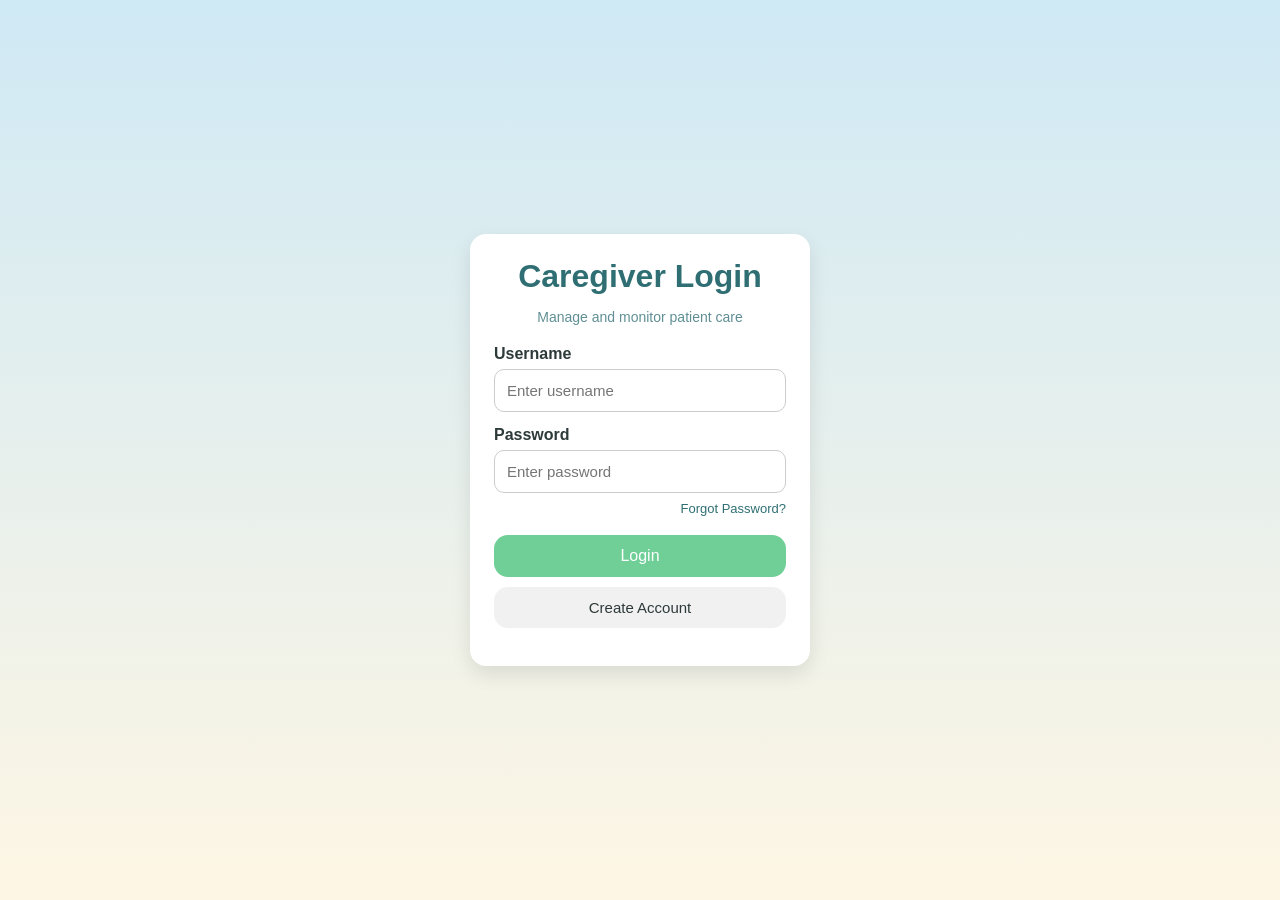
<file: index.html>
<!DOCTYPE html>
<html lang="en">
<head>
  <meta charset="UTF-8">
  <title>Dementia Care</title>
  <meta name="viewport" content="width=device-width, initial-scale=1.0">
  <link rel="stylesheet" href="style.css">
</head>
<body>

<div class="app">

  <!-- TOP BAR -->
  <div class="top-bar">
    <div>
      <h2 id="greeting">Good Morning</h2>
      <p id="reassure">You are safe. Everything is okay.</p>

    </div>

    <!-- Caregiver access -->
    <div class="top-actions">

<button class="caregiver-btn" onclick="window.location.href='verify-caregiver.html'">
⚙ Caregiver
</button>

<button class="logout-btn" onclick="logout()">
Logout
</button>

</div>

  </div>

  <!-- DATE & TIME -->
  <div class="time-card">
    <p id="dayDate"></p>
    <h1 id="time"></h1>
  </div>

  <!-- LANGUAGE -->
  <div class="language-box">
    🌐
    <div class="lang-switch">
      <button class="lang-btn active" onclick="setLang('en', this)">English</button>
      <button class="lang-btn" onclick="setLang('hi', this)">हिंदी</button>
      <button class="lang-btn" onclick="setLang('mr', this)">मराठी</button>
    </div>
  </div>

  <!-- TASKS -->
  <div class="task-list">

    <!-- MEDICINE -->
    <div class="task-card task-medicine">
      <span class="task-left">
        <span class="emoji">💊</span>
        <span class="task-info">
          <span data-key="medicine">Medicine</span>
          <strong id="medName">---</strong>
          <small id="medTime">⏰ --:--</small>
        </span>
      </span>
      <button class="medicine-btn" onclick="markDone(this, 'medicine')">DONE</button>
    </div>

    <!-- MEAL -->
    <div class="task-card task-meal">
      <span class="task-left">
        <span class="emoji">🍽️</span>
        <span data-key="meal">Meal</span>
      </span>
      <button class="meal-btn" onclick="markDone(this, 'meal')">DONE</button>
    </div>

    <!-- WATER -->
    <div class="task-card task-water">
      <span class="task-left">
        <span class="emoji">💧</span>
        <span data-key="water">Drink Water</span>
      </span>
      <button class="water-btn" onclick="markDone(this, 'water')">DONE</button>
    </div>

    <!-- REST -->
    <div class="task-card task-rest">
      <span class="task-left">
        <span class="emoji">😴</span>
        <span data-key="rest">Rest</span>
      </span>
      <button class="rest-btn" onclick="markDone(this, 'rest')">DONE</button>
    </div>

  </div>

  <!-- BOTTOM ACTIONS -->
  <div class="bottom-actions">
    <button class="confused" onclick="confusedHelp()">I Am Confused</button>
<button class="people" onclick="goPatientPeople()">My People</button>
  </div>

</div>
<audio id="alarmSound" preload="auto">
    <source src="alarm.mp3" type="audio/mpeg">
</audio>

<script src="app.js"></script>
<script src="caregiver.js"></script>
</body>
</html>
</file>
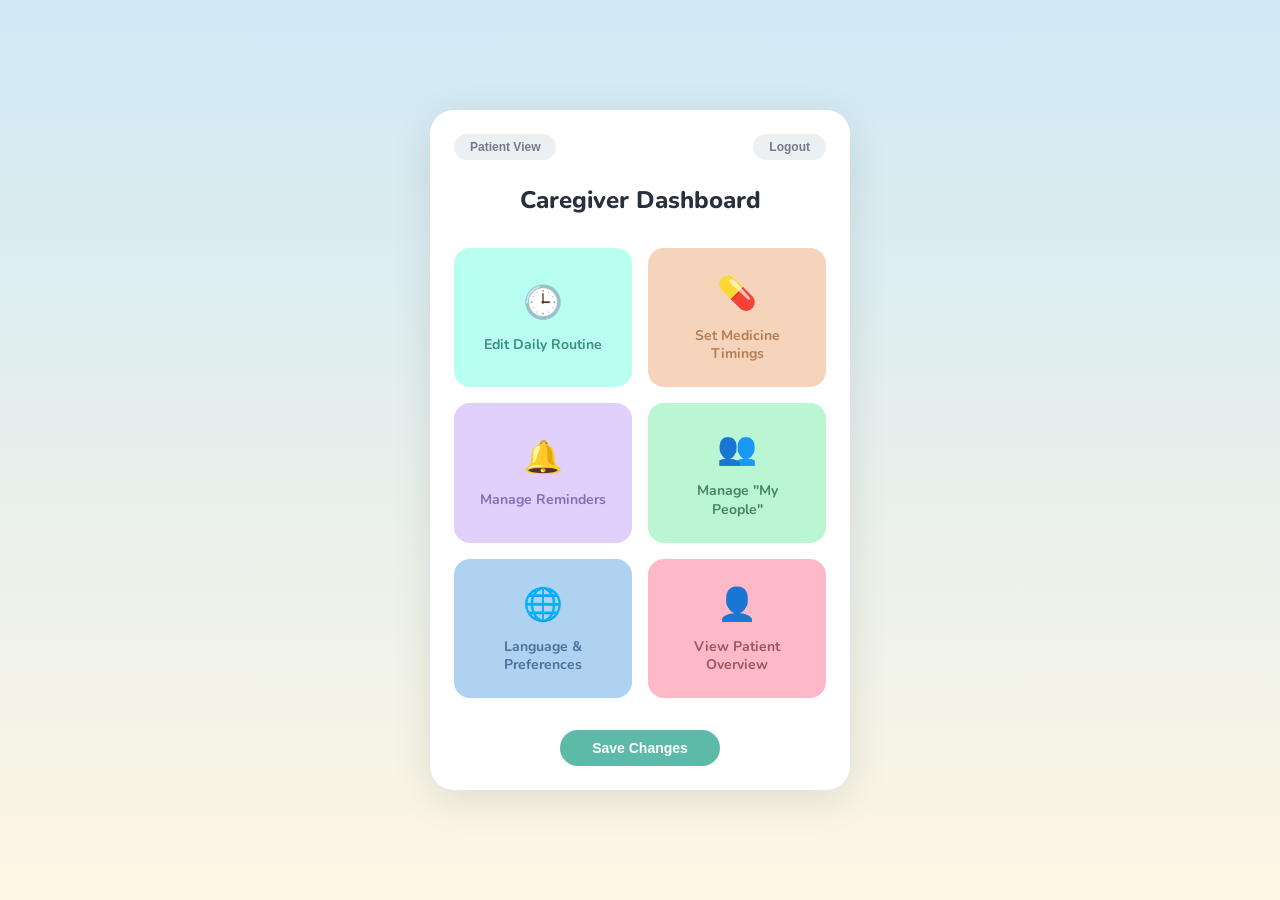
<file: caregiver-dashboard.html>
<!DOCTYPE html>
<html lang="en">
<head>
  <meta charset="UTF-8" />
  <meta name="viewport" content="width=device-width, initial-scale=1.0" />
  <title>Caregiver Dashboard</title>
  <link href="https://fonts.googleapis.com/css2?family=Nunito:wght@400;600;700;800&display=swap" rel="stylesheet" />
  <style>
    * { margin: 0; padding: 0; box-sizing: border-box; }
    body { font-family: 'Nunito', sans-serif; background: linear-gradient(180deg, #cfe9f5, #fef6e4); min-height: 100vh; display: flex; align-items: center; justify-content: center; padding: 1rem; }
    .dashboard { background: #fff; border-radius: 1.5rem; padding: 1.5rem; max-width: 420px; width: 100%; box-shadow: 0 10px 40px rgba(0,0,0,0.1); }
    .top-bar { display: flex;justify-content: space-between;margin-bottom: 1.5rem;}
    .logout-btn { background: hsl(210,20%,94%); border: none; border-radius: 9999px; padding: 0.375rem 1rem; font-size: 0.75rem; font-weight: 700; color: hsl(220,10%,50%); cursor: pointer; }
    .logout-btn:hover { background: hsl(200,20%,88%); }
    .settings-btn { background: hsl(210,20%,94%); border: none; border-radius: 9999px; width: 2rem; height: 2rem; font-size: 0.9rem; cursor: pointer; display: flex; align-items: center; justify-content: center; }
    .settings-btn:hover { background: hsl(200,20%,88%); }
    .title { text-align: center; font-size: 1.5rem; font-weight: 800; color: hsl(220,20%,20%); margin-bottom: 2rem; }
    .card-grid { display: grid; grid-template-columns: 1fr 1fr; gap: 1rem; margin-bottom: 2rem; }
    .card { display: flex; flex-direction: column; align-items: center; justify-content: center; gap: 0.75rem; border-radius: 1rem; padding: 1.5rem; min-height: 120px; border: none; cursor: pointer; transition: transform 0.2s, box-shadow 0.2s; }
    .card:hover { transform: scale(1.05); box-shadow: 0 6px 20px rgba(0,0,0,0.1); }
    .card:active { transform: scale(0.95); }
    .card .icon { font-size: 2rem; }
    .card p { font-size: 0.875rem; font-weight: 700; text-align: center; line-height: 1.3; }
    .mint { background: hsl(169, 100%, 86%); color: hsl(168, 40%, 40%); }
    .peach { background: hsl(25, 76%, 85%); color: hsl(25, 39%, 52%); }
    .lavender { background: hsl(264, 88%, 90%); color: hsl(260, 32%, 57%); }
    .green { background: hsl(145, 77%, 85%); color: hsl(145, 32%, 40%); }
    .blue { background: hsl(207, 67%, 81%); color: hsl(211, 36%, 45%); }
    .peach2 { background: hsl(347, 97%, 86%); color: hsl(353, 30%, 48%); }
    .actions { display: flex; flex-direction: column; align-items: center; gap: 0.75rem; }
    .save-btn { background: hsl(168,40%,55%); color: #fff; border: none; border-radius: 9999px; padding: 0.625rem 2rem; font-size: 0.875rem; font-weight: 700; cursor: pointer; transition: opacity 0.2s; }
    .save-btn:hover { opacity: 0.9; }
    .save-btn:active { transform: scale(0.95); }
    .bottom-logout { font-size: 0.75rem; font-weight: 700; color: hsl(168,40%,55%); opacity: 0.7; cursor: pointer; display: flex; align-items: center; gap: 0.375rem; }
    .bottom-logout:hover { opacity: 1; }

    /* ===== NEW SECTIONS ADDED (NO CHANGE TO YOUR CODE ABOVE) ===== */

    .extra-section{
      margin-top:30px;
      padding:15px;
      border-top:1px solid #eee;
    }

    .extra-section h2{
      font-size:18px;
      margin-bottom:10px;
    }

    .extra-section input,
    .extra-section select{
      width:100%;
      padding:6px;
      margin:5px 0;
      border-radius:6px;
      border:1px solid #ccc;
    }

    .extra-section button{
      margin-top:8px;
      padding:6px 14px;
      border:none;
      border-radius:6px;
      background:#5dbb95;
      color:white;
      cursor:pointer;
    }

  </style>
</head>

<body>
  <div class="dashboard">
    <div class="top-bar">
      <button class="logout-btn" onclick="goToPatient()">Patient View</button>
      <button class="logout-btn" onclick="logout()">Logout</button>
    </div>

    <h1 class="title">Caregiver Dashboard</h1>

    <div class="card-grid">
      <div class="card mint"><div class="icon" onclick="goRoutine()">🕒</div><p>Edit Daily Routine</p></div>
      <div class="card peach"><div class="icon" onclick="goMedicine()">💊</div><p>Set Medicine Timings</p></div>
      <div class="card lavender"><div class="icon" onclick="goManageReminders()">🔔</div><p>Manage Reminders</p></div>
      <div class="card green" onclick="goCaregiverPeople()">
         <div class="icon">👥</div>
         <p>Manage "My People"</p>
      </div>
      <div class="card blue" onclick="openPreferences()">
  <div class="icon">🌐</div>
  <p>Language & Preferences</p>
</div>

<div class="card peach2" onclick="openPatientOverview()">
  <div class="icon">👤</div>
  <p>View Patient Overview</p>
</div>
    </div>

    <div class="actions">
      <button class="save-btn">Save Changes</button>
    </div>

    <!-- ================= NEW PART ADDED ================= -->

  </div>

  <script>
    function goToPatient() {
      localStorage.removeItem("isNewUser");
      window.location.href = "index.html";
    }

    function logout() {
      localStorage.removeItem("sessionActive");
      localStorage.removeItem("currentUser");
      localStorage.removeItem("isNewUser");
      window.location.href = "caregiver-register.html";
    }
  </script>

  <script src="caregiver.js"></script>
</body>

</html>
</file>
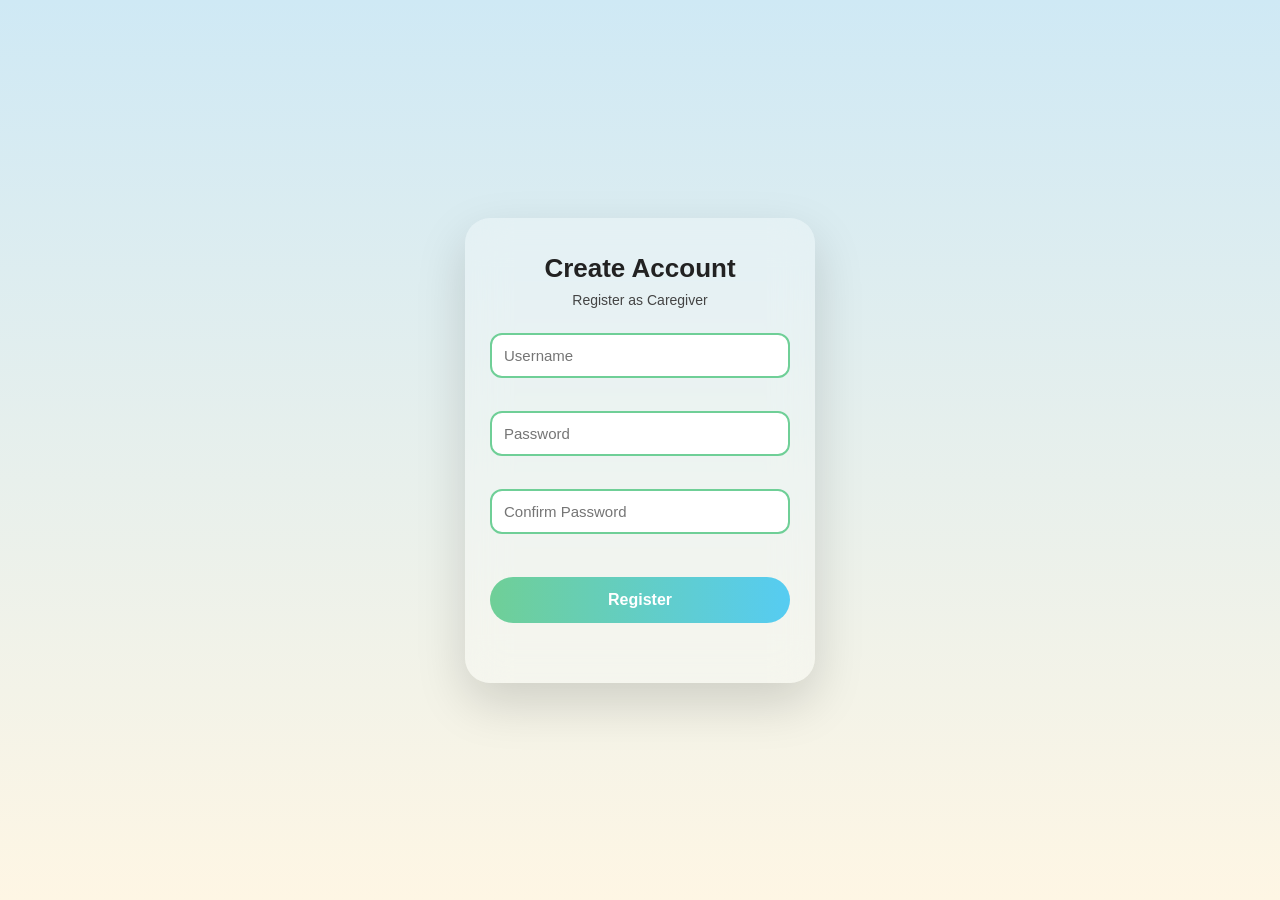
<file: caregiver-login.html>
<!DOCTYPE html>
<html>
<head>
  <title>Create Caregiver Account</title>
  <meta name="viewport" content="width=device-width, initial-scale=1.0">

  <style>
    * {
      margin: 0;
      padding: 0;
      box-sizing: border-box;
      font-family: 'Segoe UI', sans-serif;
    }

    body {
      height: 100vh;
      display: flex;
      justify-content: center;
      align-items: center;
       background: linear-gradient(180deg, #cfe9f5, #fef6e4);
    }

    .card {
      width: 350px;
      padding: 35px 25px;
      border-radius: 25px;
      background: rgba(255, 255, 255, 0.25);
      backdrop-filter: blur(20px);
      box-shadow: 0 20px 50px rgba(7, 7, 7, 0.15);
      text-align: center;
    }

    .card h1 {
      font-size: 26px;
      font-weight: 700;
      margin-bottom: 8px;
      color: #222;
    }

    .card p {
      font-size: 14px;
      color: #444;
      margin-bottom: 25px;
    }

    .input-group {
      margin-bottom: 18px;
    }

 input {
  width: 100%;
  padding: 12px;
  border-radius: 12px;
  border: 2px solid #6FCF97;   /* 👈 Green border */
  font-size: 15px;
  margin-bottom: 15px;
  outline: none;
  background: #ffffff;
  box-sizing: border-box;
}

input:focus {
  border: 2px solid #2F6F73;   /* Dark border when clicked */
}


    .register-btn {
      width: 100%;
      padding: 14px;
      border-radius: 30px;
      border: none;
      font-size: 16px;
      font-weight: 600;
      color: white;
      cursor: pointer;
      background: linear-gradient(to right, #6fcf97, #56ccf2);
      margin-top: 10px;
      transition: 0.3s;
    }

    .register-btn:hover {
      transform: scale(1.05);
    }

    .error-msg {
      margin-top: 12px;
      font-size: 14px;
      color: red;
    }
    .input-group input:focus {
  border: 2px solid #080909;   /* Green border on click */
  box-shadow: 0 0 8px rgba(111, 207, 151, 0.5);
}

  </style>
</head>

<body>

<div class="card">

  <h1>Create Account</h1>
  <p>Register as Caregiver</p>

  <form id="registerForm">

    <div class="input-group">
      <input type="text" id="newUser" placeholder="Username" required>
    </div>

    <div class="input-group">
      <input type="password" id="newPass" placeholder="Password" required>
    </div>

    <div class="input-group">
      <input type="password" id="confirmPass" placeholder="Confirm Password" required>
    </div>

    <button type="submit" class="register-btn">Register</button>

    <p id="regMessage" class="error-msg"></p>

  </form>

</div>

<script src="register.js"></script>

</body>
</html>
</file>
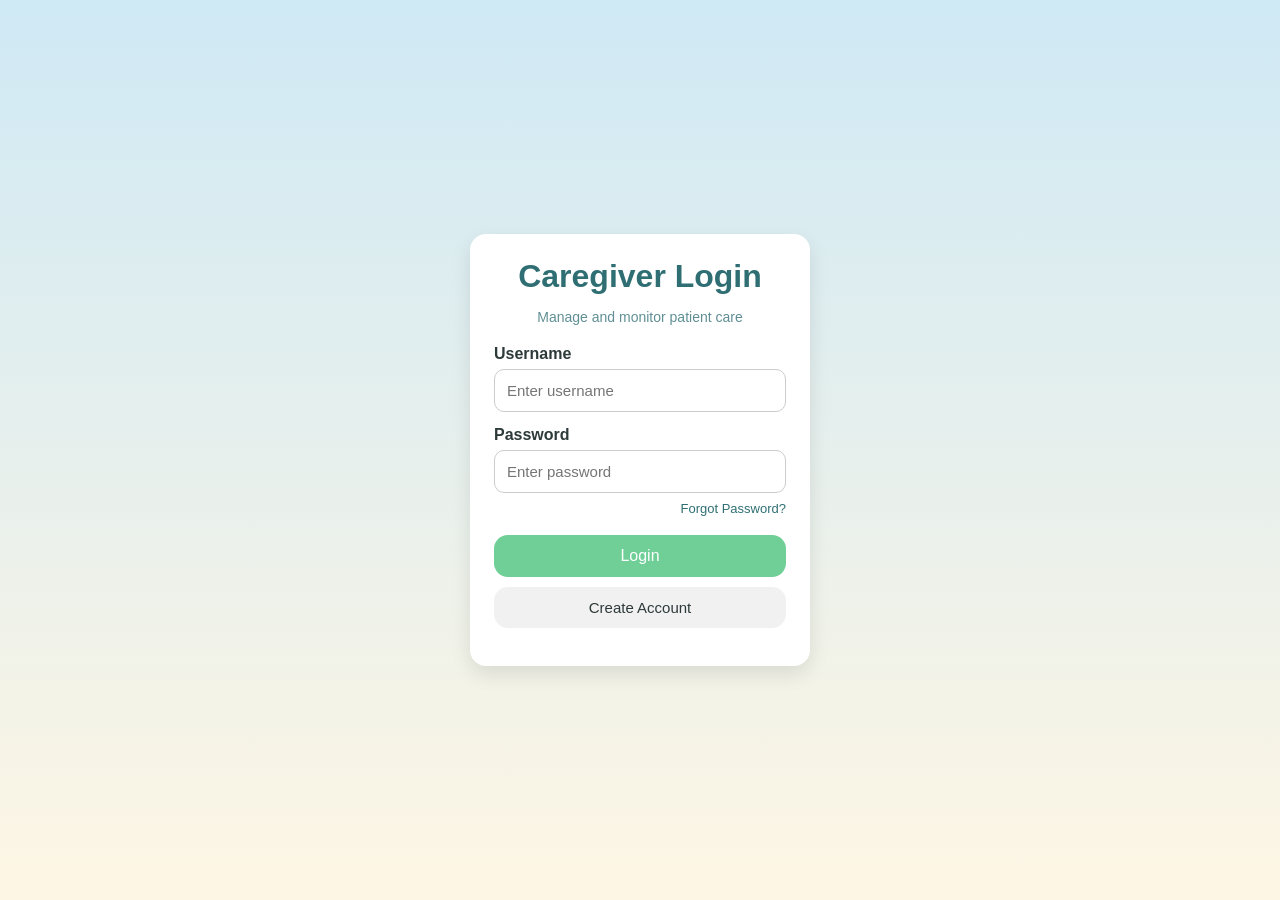
<file: caregiver-register.html>
<!DOCTYPE html>
<html>
<head>
  <title>Caregiver Register</title>
    <meta name="viewport" content="width=device-width, initial-scale=1.0">

  <link rel="stylesheet" href="style.css">
  <style>
    body {
      margin: 0;
      font-family: Arial, sans-serif;
      background: linear-gradient(180deg, #cfe9f5, #fef6e4);
      color: #2E3A3A;
      display: flex;
      justify-content: center;
      align-items: center;
      height: 100vh;
    }

    .container {
      width: 100%;
      max-width: 380px;
      padding: 20px;
    }

    .login-card {
      background: #FFFFFF;
      padding: 24px;
      border-radius: 16px;
      box-shadow: 0 8px 20px rgba(0,0,0,0.1);
    }

    h1 {
      text-align: center;
      margin: 0;
      color: #2F6F73;
    }

    .subtitle {
      text-align: center;
      font-size: 14px;
      color: #5F8F94;
      margin-bottom: 20px;
    }

    label {
      display: block;
      margin-top: 14px;
      font-weight: bold;
      color: #2E3A3A;
    }

    input {
      width: 100%;
      padding: 12px;
      margin-top: 6px;
      border-radius: 10px;
      border: 1px solid #CCC;
      font-size: 15px;
    }

    input:focus {
      outline: none;
      border-color: #6FCF97;
    }

    .forgot-password {
      text-align: right;
      margin-top: 6px;
    }

    .forgot-password a {
      font-size: 13px;
      color: #2F6F73;
      text-decoration: none;
      cursor: pointer;
    }

    .forgot-password a:hover {
      text-decoration: underline;
    }

    .login-btn {
      width: 100%;
      background: #6FCF97;
      color: #FFFFFF;
      padding: 12px;
      border-radius: 14px;
      border: none;
      font-size: 16px;
      margin-top: 18px;
      cursor: pointer;
    }

    .create-btn {
      width: 100%;
      background: #F1F1F1;
      color: #2E3A3A;
      padding: 12px;
      border-radius: 14px;
      border: none;
      font-size: 15px;
      margin-top: 10px;
      cursor: pointer;
    }

    .login-btn:hover {
      background: #58B985;
    }

    .create-btn:hover {
      background: #E1E1E1;
    }

    #message {
      text-align: center;
      margin-top: 12px;
      font-size: 14px;
    }
  </style>
</head>
<body>

<div class="container">
    <div class="login-card">

      <h1>Caregiver Login</h1>
      <p class="subtitle">Manage and monitor patient care</p>

      <form id="loginForm">
        <label for="username">Username</label>
        <input type="text" id="username" placeholder="Enter username" required>

        <label for="password">Password</label>
        <input type="password" id="password" placeholder="Enter password" required>

        <!-- Forgot Password -->
        <div class="forgot-password">
          <a onclick="forgotPassword()">Forgot Password?</a>
        </div>

        <button type="submit" class="login-btn">Login</button>
        <button type="button" class="create-btn" onclick="createAccount()">
          Create Account
        </button>
      </form>

      <p id="message"></p>

    </div>
  </div>


<script src="login.js"></script>

</body>
</html>
</file>
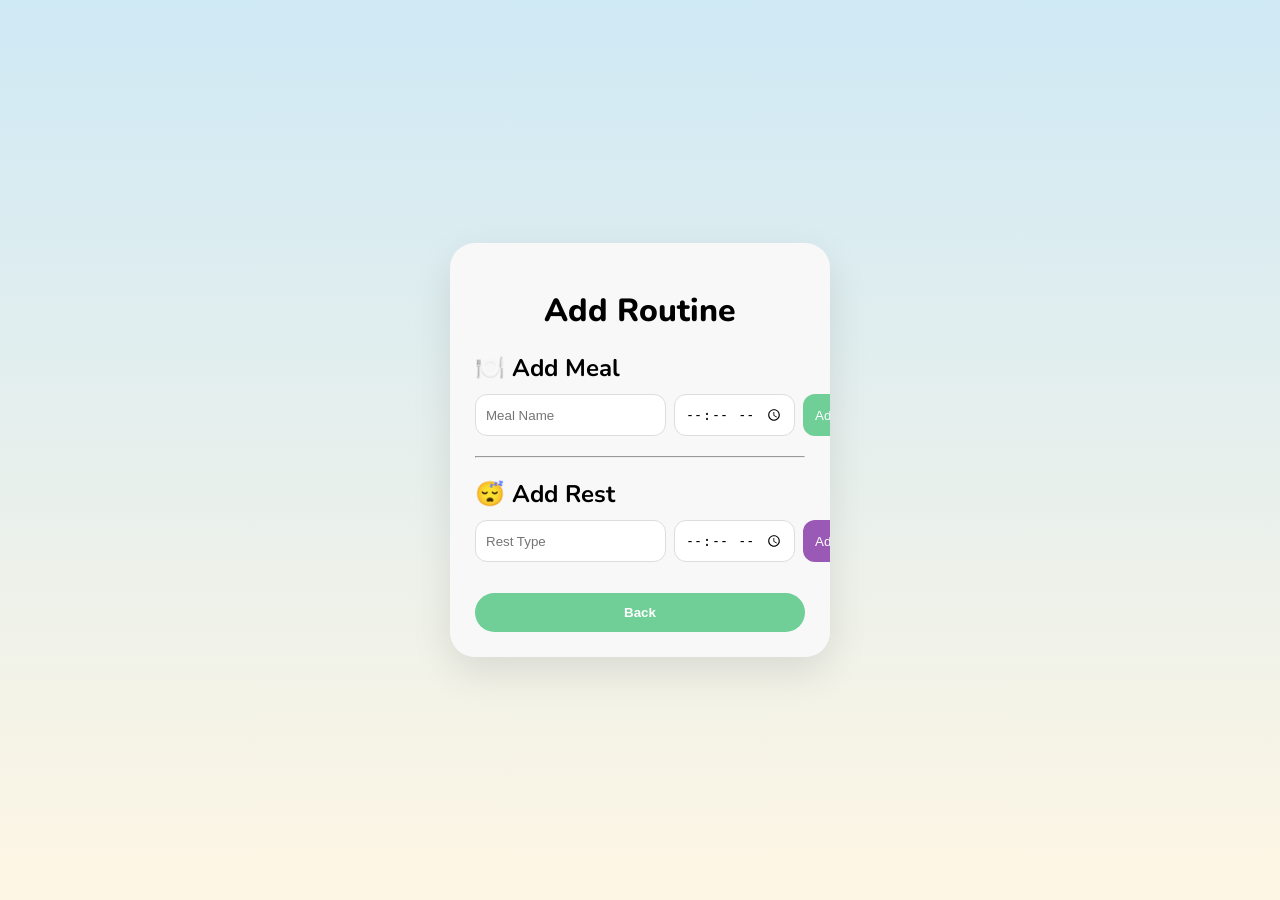
<file: edit-routine.html>
<!DOCTYPE html>
<html>
<head>
  <title>Edit Routine</title>
  <meta name="viewport" content="width=device-width, initial-scale=1.0">

  <link href="https://fonts.googleapis.com/css2?family=Nunito:wght@400;600;700;800&display=swap" rel="stylesheet">

  <style>
    body {
      margin: 0;
      font-family: 'Nunito', sans-serif;
       background: linear-gradient(180deg, #cfe9f5, #fef6e4);
      display: flex;
      justify-content: center;
      align-items: center;
      height: 100vh;
    }

    .container {
      width: 380px;
    }

    .card {
      background: #f8f8f8;
      padding: 25px;
      border-radius: 25px;
      box-shadow: 0 15px 40px rgba(0,0,0,0.1);
      max-height: 90vh;
      overflow-y: auto;
    }

    h1 {
      text-align: center;
      font-weight: 800;
      margin-bottom: 20px;
    }

    h2 {
      margin-top: 20px;
      margin-bottom: 10px;
    }

    .input-group {
      display: flex;
      gap: 8px;
      margin-bottom: 12px;
    }

    input {
      flex: 1;
      padding: 10px;
      border-radius: 12px;
      border: 1px solid #ddd;
    }

    input:focus {
      outline: none;
      border-color: #6FCF97;
    }

    .meal-btn {
      background: #6FCF97;
      border: none;
      color: white;
      padding: 8px 12px;
      border-radius: 12px;
      cursor: pointer;
    }

    .rest-btn {
      background: #9b59b6;
      border: none;
      color: white;
      padding: 8px 12px;
      border-radius: 12px;
      cursor: pointer;
    }

    ul {
      list-style: none;
      padding: 0;
    }

    li {
      background: #f2a48f;
      padding: 12px;
      border-radius: 15px;
      margin-bottom: 10px;
      display: flex;
      justify-content: space-between;
      align-items: center;
    }

    .item-info {
      display: flex;
      flex-direction: column;
    }

    .delete-btn {
      background: #e74c3c;
      border: none;
      color: white;
      padding: 6px 10px;
      border-radius: 10px;
      cursor: pointer;
    }

    .back-btn {
      width: 100%;
      padding: 12px;
      border-radius: 20px;
      border: none;
      background: #6FCF97;
      color: white;
      font-weight: bold;
      margin-top: 15px;
      cursor: pointer;
    }

    hr {
      margin: 20px 0;
    }
  </style>
</head>

<body>

<div class="container">
  <div class="card">

    <h1>Add Routine</h1>

    <!-- 🍽️ ADD MEAL -->
    <h2>🍽️ Add Meal</h2>

    <div class="input-group">
      <input type="text" id="mealNameInput" placeholder="Meal Name">
      <input type="time" id="mealTimeInput">
      <button class="meal-btn" onclick="addMeal()">Add</button>
    </div>

    <ul id="mealList"></ul>

    <hr>

    <!-- 😴 ADD REST -->
    <h2>😴 Add Rest</h2>

    <div class="input-group">
      <input type="text" id="restNameInput" placeholder="Rest Type">
      <input type="time" id="restTimeInput">
      <button class="rest-btn" onclick="addRest()">Add</button>
    </div>

    <ul id="restList"></ul>

    <button class="back-btn" onclick="goBack()">Back</button>

  </div>
</div>

<script src="edit-routine.js"></script>

</body>
</html>
</file>
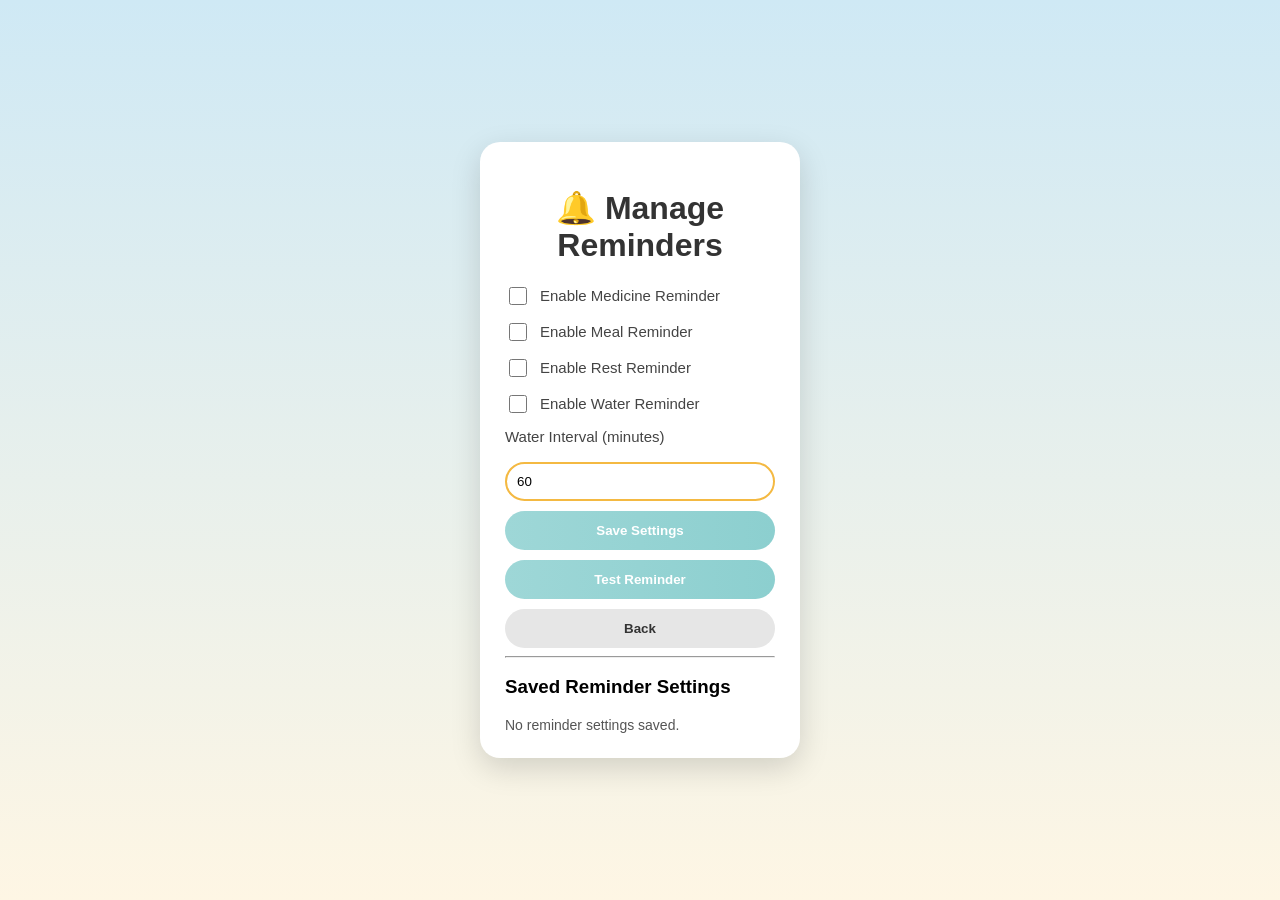
<file: manage-reminders.html>
<!DOCTYPE html>
<html>
<head>
<title>Manage Reminders</title>
<meta name="viewport" content="width=device-width, initial-scale=1.0">

<link rel="stylesheet" href="style.css">

<style>

body{
font-family: Arial, sans-serif;
background: linear-gradient(180deg,#cfe9f5,#fef6e4);
display:flex;
justify-content:center;
align-items:center;
height:100vh;
margin:0;
}

.container{
width:320px;
}

.login-card{
background:white;
border-radius:20px;
padding:25px;
box-shadow:0 10px 30px rgba(0,0,0,0.15);
}

h1{
text-align:center;
margin-bottom:20px;
color:#333;
}

label{
display:flex;
align-items:center;
gap:10px;
font-size:15px;
margin:12px 0;
color:#444;
}

input[type="checkbox"]{
width:18px;
height:18px;
}

input[type="number"]{
width:100%;
padding:10px;
border-radius:20px;
border:2px solid #f4b942;
outline:none;
margin-top:5px;
}

button{
width:100%;
padding:12px;
border:none;
border-radius:25px;
background:linear-gradient(90deg,#9ed7d7,#8ccfcf);
color:white;
font-weight:bold;
cursor:pointer;
margin-top:10px;
}

button:hover{
opacity:0.9;
}

.back-btn{
background:#e6e6e6;
color:#333;
}

.saved-box{
font-size:14px;
color:#555;
margin-top:10px;
}

</style>

</head>

<body>

<div class="container">
  <div class="login-card">

    <h1>🔔 Manage Reminders</h1>

    <label>
      <input type="checkbox" id="medicineReminder">
      Enable Medicine Reminder
    </label>

    <label>
      <input type="checkbox" id="mealReminder">
      Enable Meal Reminder
    </label>

    <label>
      <input type="checkbox" id="restReminder">
      Enable Rest Reminder
    </label>

    <label>
      <input type="checkbox" id="waterReminder">
      Enable Water Reminder
    </label>

    <label>Water Interval (minutes)</label>
    <input type="number" id="waterInterval" min="10" value="60">

    <button onclick="saveReminderSettings()">Save Settings</button>
    <button onclick="testReminder()">Test Reminder</button>

    <button class="back-btn" onclick="goBack()">Back</button>

    <!-- Added Saved Reminder Section -->

    <hr>

    <h3>Saved Reminder Settings</h3>

    <div class="saved-box" id="savedReminders">
      No reminder settings saved.
    </div>

  </div>
</div>

<script src="manage-reminders.js"></script>
<script src="caregiver.js"></script>

<script>

function displayReminderSettings(){

const saved = localStorage.getItem("reminderSettings");

if(!saved){
document.getElementById("savedReminders").innerHTML = "No reminder settings saved.";
return;
}

const settings = JSON.parse(saved);

document.getElementById("savedReminders").innerHTML = `
<b>Medicine Reminder:</b> ${settings.medicine ? "ON" : "OFF"}<br>
<b>Meal Reminder:</b> ${settings.meal ? "ON" : "OFF"}<br>
<b>Rest Reminder:</b> ${settings.rest ? "ON" : "OFF"}<br>
<b>Water Reminder:</b> ${settings.water ? "ON" : "OFF"}<br>
<b>Water Interval:</b> ${settings.interval} minutes
`;

}

window.onload=function(){
displayReminderSettings();
}

</script>

</body>
</html>
</file>
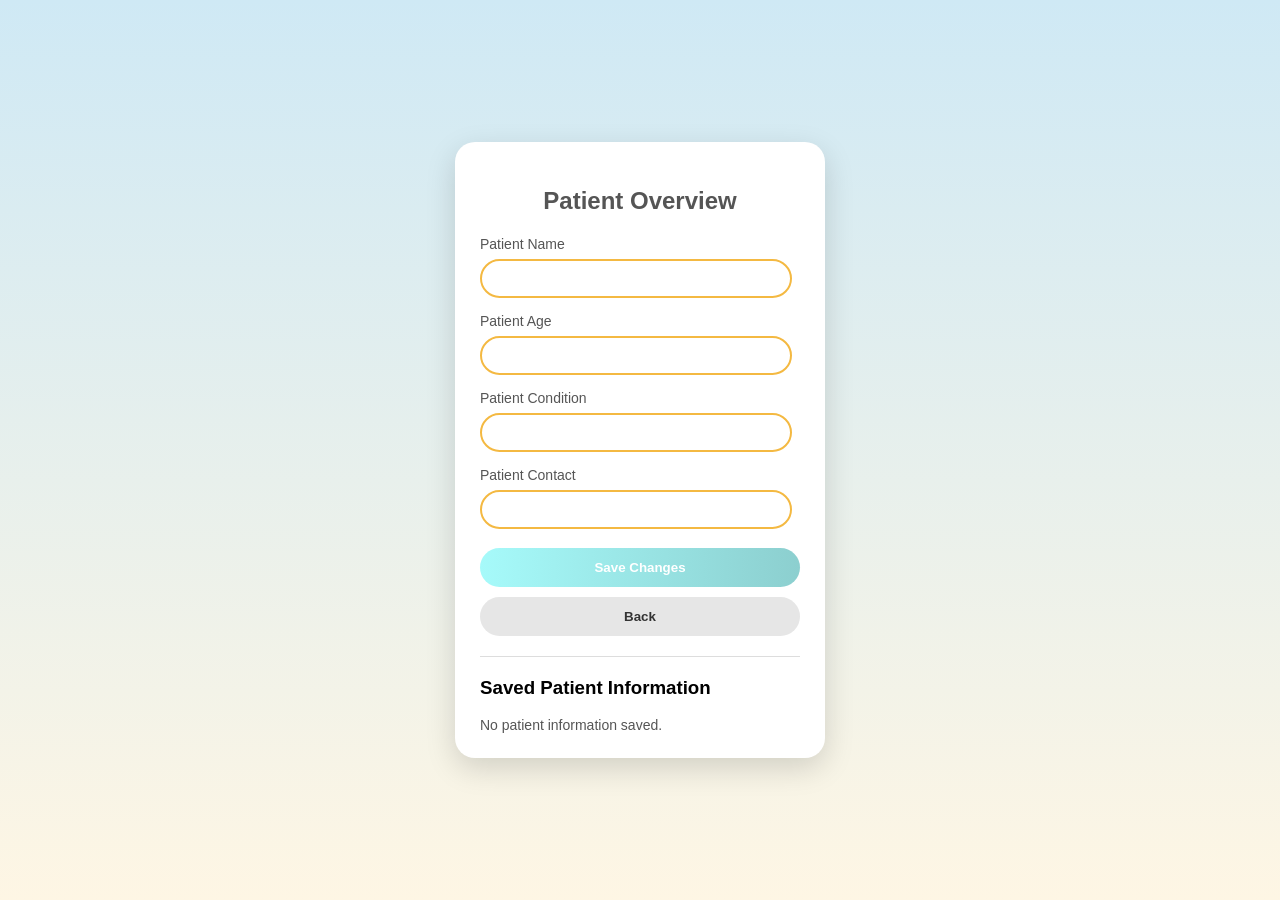
<file: patient-overview.html>
<!DOCTYPE html>
<html>
<head>
<title>Patient Overview</title>
<meta name="viewport" content="width=device-width, initial-scale=1.0">
<style>

body{
font-family: Arial, sans-serif;
background: linear-gradient(180deg, #cfe9f5, #fef6e4);
display:flex;
justify-content:center;
align-items:center;
height:100vh;
margin:0;
}

.container{
width:320px;
background:white;
border-radius:20px;
padding:25px;
box-shadow:0 10px 30px rgba(0,0,0,0.15);
}

h2{
text-align:center;
margin-bottom:20px;
color:#555;
}

label{
font-size:14px;
color:#555;
}

input{
width:90%;
padding:10px;
margin:6px 0 14px 0;
border-radius:20px;
border:2px solid #f4b942;
outline:none;
}

.save-btn{
width:100%;
padding:12px;
border:none;
border-radius:25px;
background:linear-gradient(90deg,#a6fafa,#8ccfcf);
color:white;
font-weight:bold;
cursor:pointer;
margin-top:5px;
}

.back-btn{
width:100%;
padding:12px;
border:none;
border-radius:25px;
background:#e6e6e6;
color:#333;
font-weight:bold;
cursor:pointer;
margin-top:10px;
}

hr{
margin:20px 0;
border:none;
border-top:1px solid #ddd;
}

.saved-box{
font-size:14px;
color:#555;
}

.delete-btn{
margin-top:10px;
padding:6px 14px;
border:none;
border-radius:15px;
background:#ff6b6b;
color:white;
cursor:pointer;
}

</style>
</head>

<body>

<div class="container">

<h2>Patient Overview</h2>

<label>Patient Name</label>
<input type="text" id="patientName">

<label>Patient Age</label>
<input type="number" id="patientAge">

<label>Patient Condition</label>
<input type="text" id="patientCondition">

<label>Patient Contact</label>
<input type="text" id="patientContact">

<button class="save-btn" onclick="savePatientOverview()">Save Changes</button>

<button class="back-btn" onclick="goBack()">Back</button>

<hr>

<h3>Saved Patient Information</h3>

<div class="saved-box" id="savedPatient">
No patient information saved.
</div>

</div>


<script>

function savePatientOverview(){

const name = document.getElementById("patientName").value;
const age = document.getElementById("patientAge").value;
const condition = document.getElementById("patientCondition").value;
const contact = document.getElementById("patientContact").value;

const patient={
name,
age,
condition,
contact
};

localStorage.setItem("patientInfo",JSON.stringify(patient));

displayPatient();

}


function displayPatient(){

const saved=localStorage.getItem("patientInfo");

if(!saved){
document.getElementById("savedPatient").innerHTML="No patient information saved.";
return;
}

const patient=JSON.parse(saved);

document.getElementById("savedPatient").innerHTML=`
<b>Name:</b> ${patient.name}<br>
<b>Age:</b> ${patient.age}<br>
<b>Condition:</b> ${patient.condition}<br>
<b>Contact:</b> ${patient.contact}<br>

<button class="delete-btn" onclick="deletePatient()">Delete</button>
`;

}


function deletePatient(){

localStorage.removeItem("patientInfo");

displayPatient();

}

function goBack(){
window.location.href="caregiver-dashboard.html";
}

window.onload=function(){
displayPatient();
}

</script>

</body>
</html>
</file>
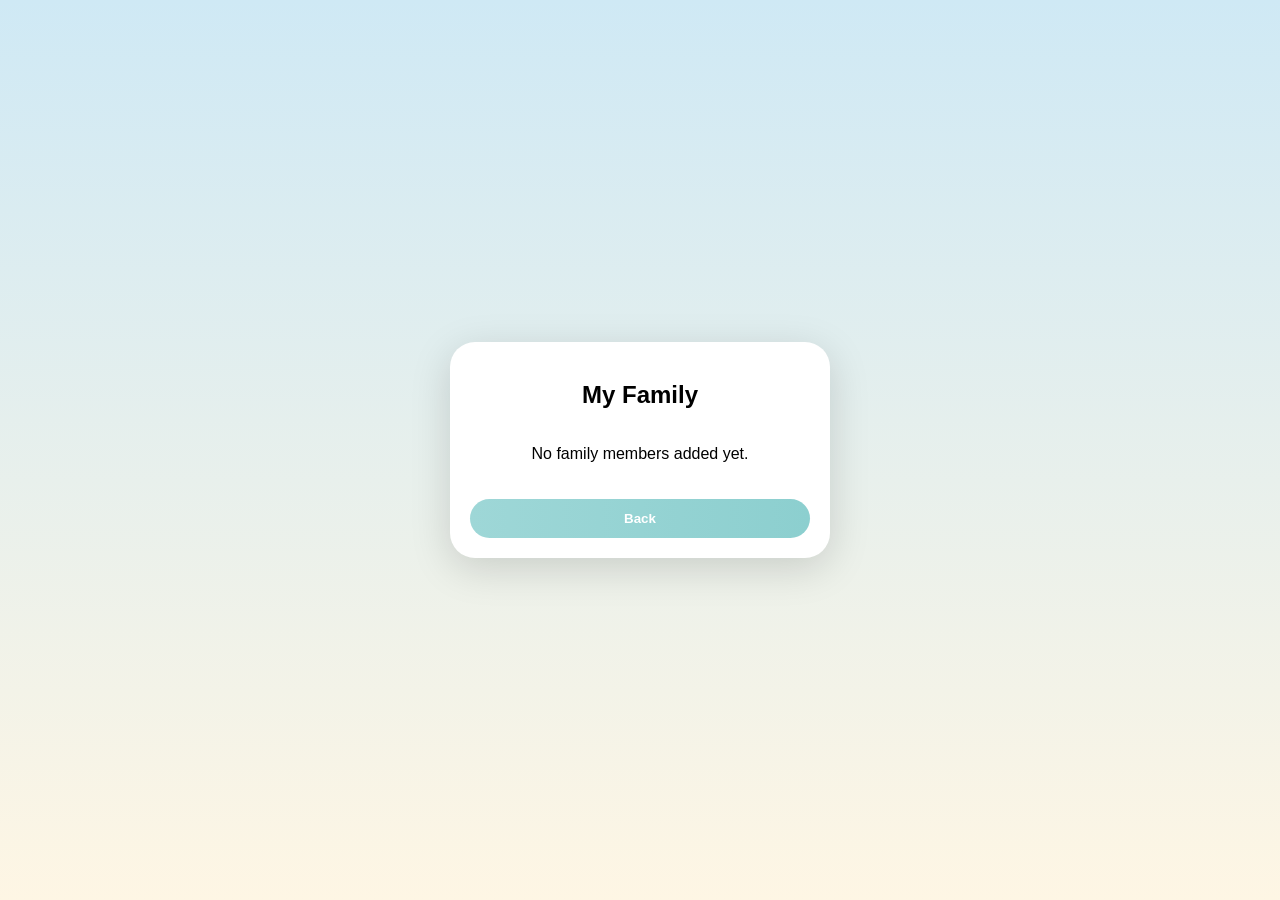
<file: patient-people.html>
<!DOCTYPE html>
<html>
<head>
<title>My People</title>
<meta name="viewport" content="width=device-width, initial-scale=1.0">

<style>

body{
margin:0;
font-family:'Nunito',sans-serif;
background:linear-gradient(180deg, #cfe9f5, #fef6e4);
display:flex;
justify-content:center;
align-items:center;
min-height:100vh;
}

.container{
width:340px;
background:white;
border-radius:25px;
padding:20px;
box-shadow:0 10px 40px rgba(0,0,0,0.15);
text-align:center;
}

h2{
margin-bottom:20px;
font-weight:800;
}

.people-list{
display:flex;
flex-direction:column;
gap:15px;
}

.person-card{
display:flex;
align-items:center;
gap:12px;
padding:12px;
border-radius:20px;
background:linear-gradient(90deg,#fdf0d5,#f8e2c0);
box-shadow:0 4px 10px rgba(0,0,0,0.1);
}

.person-card img{
width:55px;
height:55px;
border-radius:50%;
object-fit:cover;
}

.person-info{
text-align:left;
}

.person-name{
font-weight:bold;
font-size:16px;
}

.person-relation{
font-size:14px;
color:#555;
}

.back-btn{
margin-top:20px;
width:100%;
padding:12px;
border:none;
border-radius:25px;
background:linear-gradient(90deg,#9ed7d7,#8ccfcf);
color:white;
font-weight:bold;
cursor:pointer;
}

.back-btn:hover{
opacity:0.9;
}

</style>

</head>
<body>

<div class="container">

<h2>My Family</h2>

<div id="peopleContainer" class="people-list"></div>

<button class="back-btn" onclick="goBack()">Back</button>

</div>

<script src="patient-people.js"></script>

</body>
</html>
</file>
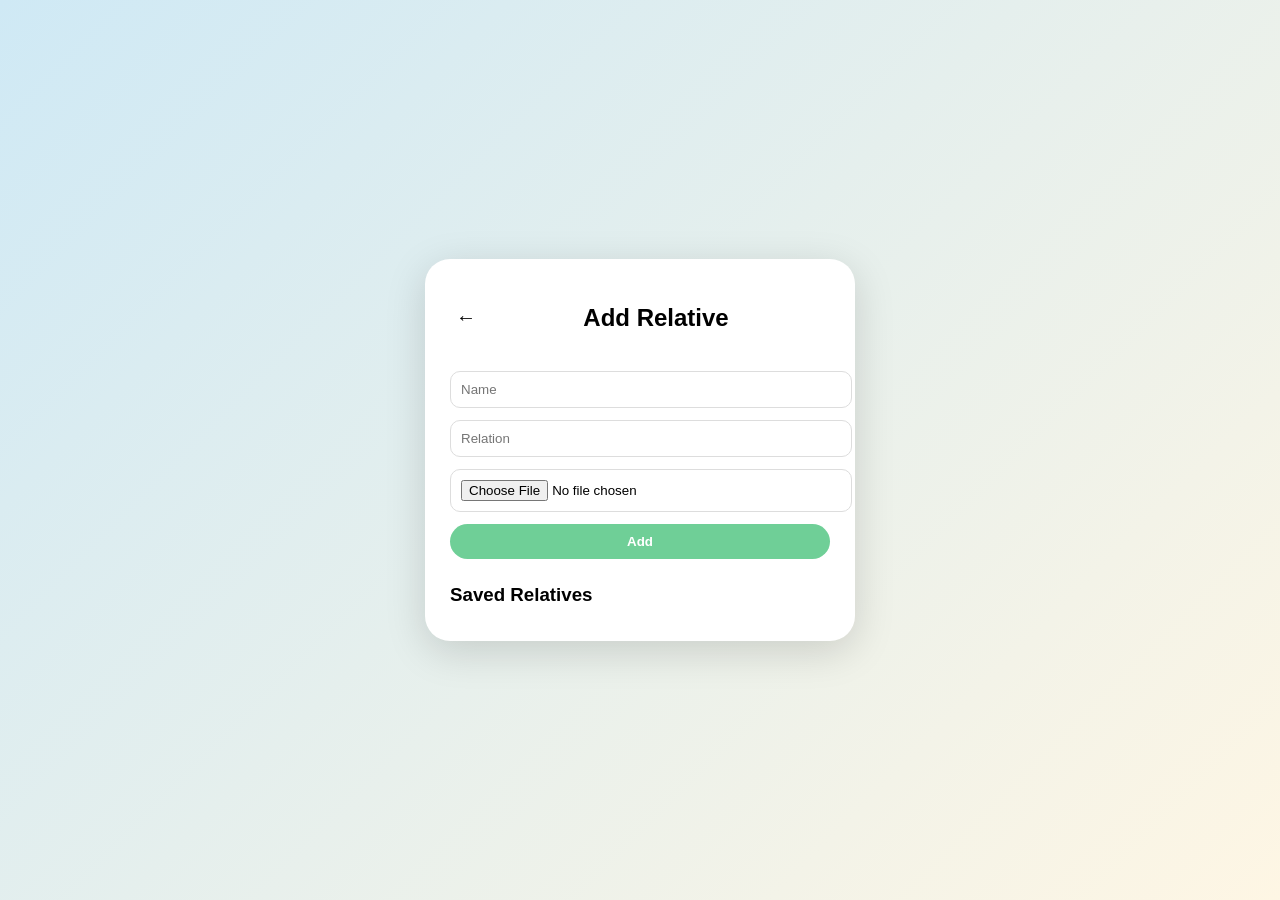
<file: people.html>
<!DOCTYPE html>
<html>
<head>
    <title>My People</title>
      <meta name="viewport" content="width=device-width, initial-scale=1.0">

    <style>
        body {
    margin: 0;
    font-family: 'Nunito', sans-serif;
    background: linear-gradient(135deg, #cfe9f5, #fef6e4);
    display: flex;
    justify-content: center;
    align-items: center;
    min-height: 100vh;
}

.container {
    background: white;
    width: 380px;
    border-radius: 25px;
    padding: 25px;
    box-shadow: 0 10px 40px rgba(0,0,0,0.15);
}

.top-bar {
    display: flex;
    justify-content: space-between;
    align-items: center;
    margin-bottom: 20px;
}

.back-btn {
    background: none;
    border: none;
    font-size: 20px;
    cursor: pointer;
}

.form-card input {
    width: 100%;
    padding: 10px;
    margin-bottom: 12px;
    border-radius: 10px;
    border: 1px solid #ddd;
}

.add-btn {
    width: 100%;
    padding: 10px;
    border-radius: 20px;
    border: none;
    background: #6FCF97;
    color: white;
    font-weight: bold;
    cursor: pointer;
}

.saved-title {
    margin-top: 25px;
    margin-bottom: 10px;
}

.people-list {
    display: flex;
    flex-direction: column;
    gap: 15px;
}

.person-card {
    background: #f9b6a7;
    padding: 12px;
    border-radius: 15px;
    display: flex;
    align-items: center;
    justify-content: space-between;
}

.person-info {
    display: flex;
    align-items: center;
    gap: 10px;
}

.person-info img {
    width: 55px;
    height: 55px;
    border-radius: 50%;
    object-fit: cover;
}

.delete-btn {
    background: #e74c3c;
    border: none;
    padding: 6px 12px;
    border-radius: 8px;
    color: white;
    cursor: pointer;
}

    </style>
</head>
<body>

<div class="container">

    <div class="top-bar">
        <button class="back-btn" onclick="goBack()">←</button>
        <h2>Add Relative</h2>
        <div></div>
    </div>

    <div class="form-card">
        <input type="text" id="personName" placeholder="Name">
        <input type="text" id="personRelation" placeholder="Relation">
        <input type="file" id="personPhoto" accept="image/*">
        <button class="add-btn" onclick="addPerson()">Add</button>
    </div>

    <h3 class="saved-title">Saved Relatives</h3>

    <div id="peopleList" class="people-list"></div>

</div>

<script src="people.js"></script>

</body>
</html>
</file>
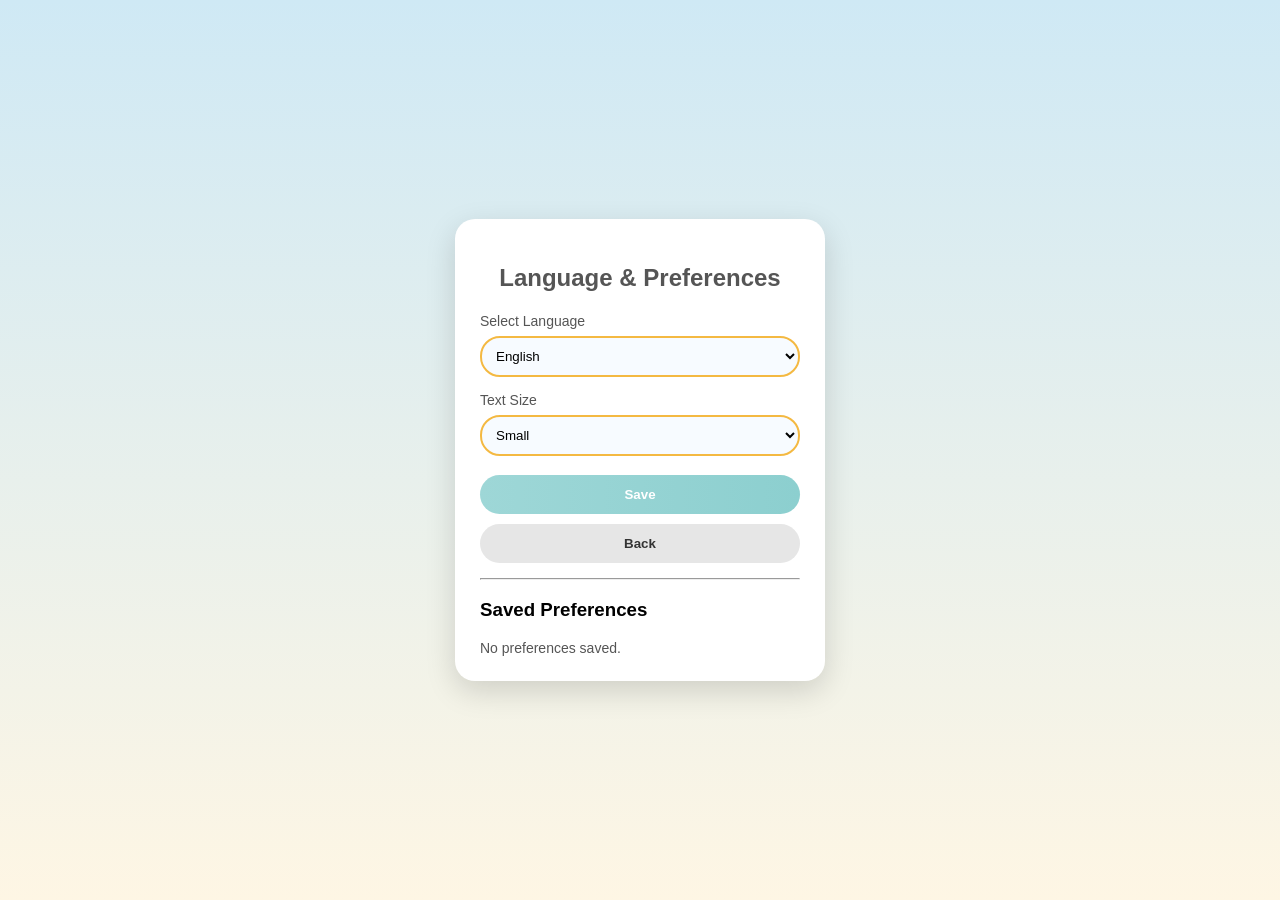
<file: preferences.html>
<!DOCTYPE html>
<html>
<head>
<title>Language & Preferences</title>
<meta name="viewport" content="width=device-width, initial-scale=1.0">
<style>

body{
font-family: Arial, sans-serif;
background: linear-gradient(180deg, #cfe9f5, #fef6e4);
display:flex;
justify-content:center;
align-items:center;
height:100vh;
margin:0;
}

.container{
width:320px;
background:white;
border-radius:20px;
padding:25px;
box-shadow:0 10px 30px rgba(0,0,0,0.15);
}

h2{
text-align:center;
margin-bottom:20px;
color:#555;
}

label{
font-size:14px;
color:#555;
}

select{
width:100%;
padding:10px;
margin:6px 0 14px 0;
border-radius:20px;
border:2px solid #f4b942;
outline:none;
background:#f7fbff;
}

.save-btn{
width:100%;
padding:12px;
border:none;
border-radius:25px;
background:linear-gradient(90deg,#9ed7d7,#8ccfcf);
color:white;
font-weight:bold;
cursor:pointer;
margin-top:5px;
}

.back-btn{
width:100%;
padding:12px;
border:none;
border-radius:25px;
background:#e6e6e6;
color:#333;
font-weight:bold;
cursor:pointer;
margin-top:10px;
}

.saved-msg{
margin-top:15px;
font-size:14px;
color:#555;
text-align:center;
}

.saved-box{
margin-top:10px;
font-size:14px;
color:#555;
}

</style>
</head>

<body>

<div class="container">

<h2>Language & Preferences</h2>

<label>Select Language</label>

<select id="language">
<option value="en">English</option>
<option value="hi">Hindi</option>
<option value="mr">Marathi</option>
</select>

<label>Text Size</label>

<select id="textSize">
<option value="small">Small</option>
<option value="medium">Medium</option>
<option value="large">Large</option>
</select>

<button class="save-btn" onclick="savePreferences()">Save</button>

<button class="back-btn" onclick="goBack()">Back</button>

<div class="saved-msg" id="message"></div>

<hr>

<h3>Saved Preferences</h3>

<div class="saved-box" id="savedPreferences">
No preferences saved.
</div>

</div>

<script>

function savePreferences(){

const language=document.getElementById("language").value;
const textSize=document.getElementById("textSize").value;

const prefs={
language,
textSize
};

localStorage.setItem("preferences",JSON.stringify(prefs));

document.getElementById("message").innerText="Preferences saved successfully";

displayPreferences();

}

function displayPreferences(){

const saved=localStorage.getItem("preferences");

if(!saved){
document.getElementById("savedPreferences").innerHTML="No preferences saved.";
return;
}

const prefs=JSON.parse(saved);

document.getElementById("savedPreferences").innerHTML=`
<b>Language:</b> ${prefs.language}<br>
<b>Text Size:</b> ${prefs.textSize}
`;

}

function goBack(){
window.location.href="caregiver-dashboard.html";
}

window.onload=function(){

const saved=localStorage.getItem("preferences");

if(saved){

const prefs=JSON.parse(saved);

document.getElementById("language").value=prefs.language;
document.getElementById("textSize").value=prefs.textSize;

}

displayPreferences();

}

</script>

</body>
</html>
</file>
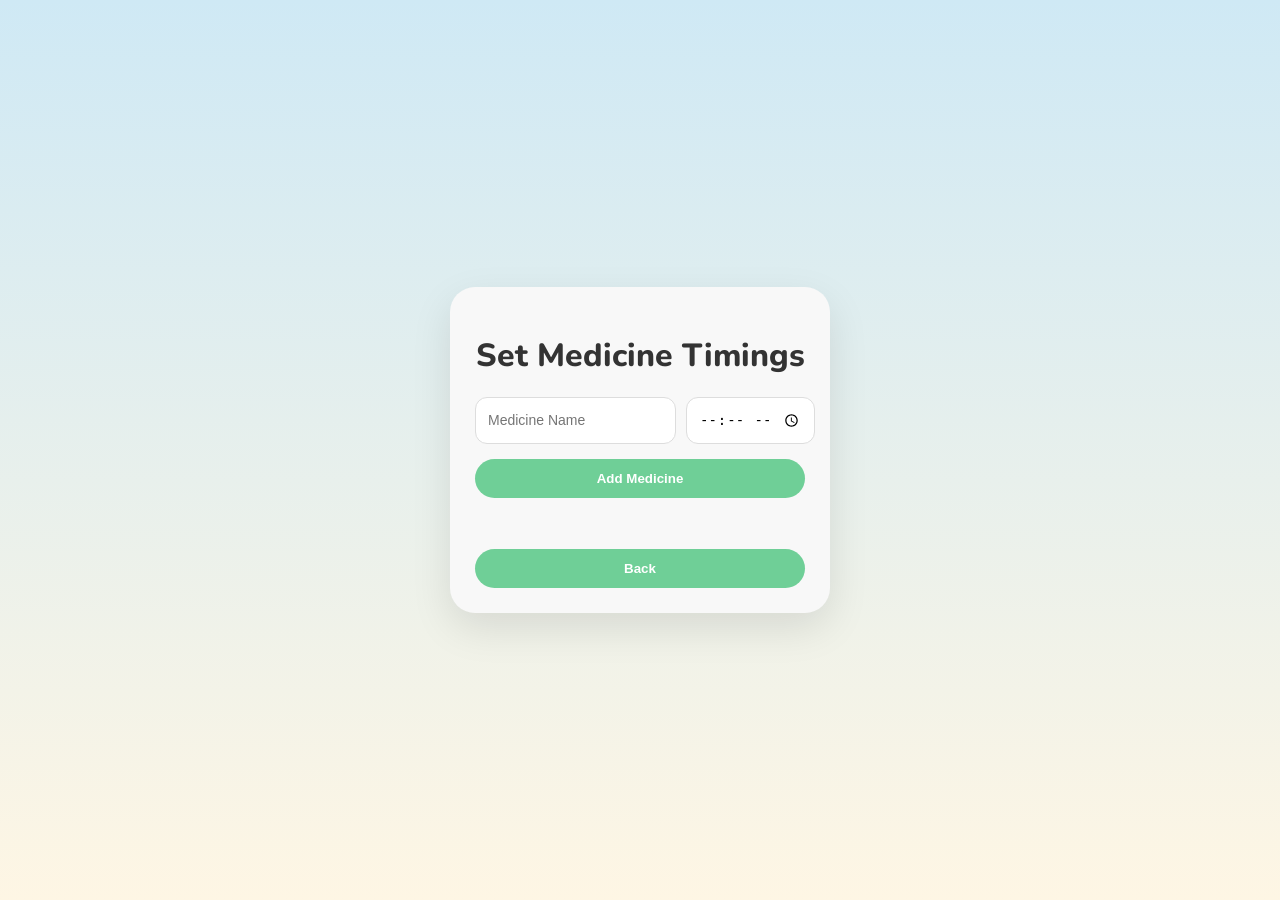
<file: set-medicine.html>
<!DOCTYPE html>
<html>
<head>
  <title>Set Medicines</title>
  <meta name="viewport" content="width=device-width, initial-scale=1.0">

  <link href="https://fonts.googleapis.com/css2?family=Nunito:wght@400;600;700;800&display=swap" rel="stylesheet">

  <style>
    body {
      margin: 0;
      font-family: 'Nunito', sans-serif;
      background: linear-gradient(180deg, #cfe9f5, #fef6e4);
      display: flex;
      justify-content: center;
      align-items: center;
      height: 100vh;
    }

    .container {
      width: 380px;
    }

    .card {
      background: #f8f8f8;
      padding: 25px;
      border-radius: 25px;
      box-shadow: 0 15px 40px rgba(0,0,0,0.1);
    }

    h1 {
      text-align: center;
      margin-bottom: 20px;
      font-weight: 800;
      color: #333;
    }

    .input-group {
      display: flex;
      gap: 10px;
      margin-bottom: 15px;
    }

    input {
      flex: 1;
      padding: 12px;
      border-radius: 12px;
      border: 1px solid #ddd;
      font-size: 14px;
    }

    input:focus {
      outline: none;
      border-color: #6FCF97;
    }

    .add-btn {
      width: 100%;
      padding: 12px;
      border: none;
      border-radius: 20px;
      background: #6FCF97;
      color: white;
      font-weight: bold;
      cursor: pointer;
      margin-bottom: 20px;
      transition: 0.2s;
    }

    .add-btn:hover {
      opacity: 0.9;
    }

    ul {
      list-style: none;
      padding: 0;
    }

    li {
      background: #f2a48f;
      padding: 15px;
      border-radius: 15px;
      margin-bottom: 12px;
      display: flex;
      justify-content: space-between;
      align-items: center;
      color: #333;
    }

    .medicine-info {
      display: flex;
      flex-direction: column;
    }

    .delete-btn {
      background: #e74c3c;
      border: none;
      color: white;
      padding: 6px 12px;
      border-radius: 10px;
      cursor: pointer;
    }

    .delete-btn:hover {
      opacity: 0.9;
    }

    .back-btn {
      width: 100%;
      padding: 12px;
      border-radius: 20px;
      border: none;
      background: #6FCF97;
      color: white;
      font-weight: bold;
      margin-top: 15px;
      cursor: pointer;
    }
  </style>
</head>

<body>

<div class="container">
  <div class="card">

    <h1>Set Medicine Timings</h1>

    <div class="input-group">
      <input type="text" id="medName" placeholder="Medicine Name">
      <input type="time" id="medTime">
    </div>

    <button class="add-btn" onclick="addMedicine()">Add Medicine</button>

    <ul id="medicineList"></ul>

    <button class="back-btn" onclick="goBack()">Back</button>

  </div>
</div>

<script src="set-medicine.js"></script>
<script src="caregiver.js"></script>

</body>
</html>
</file>
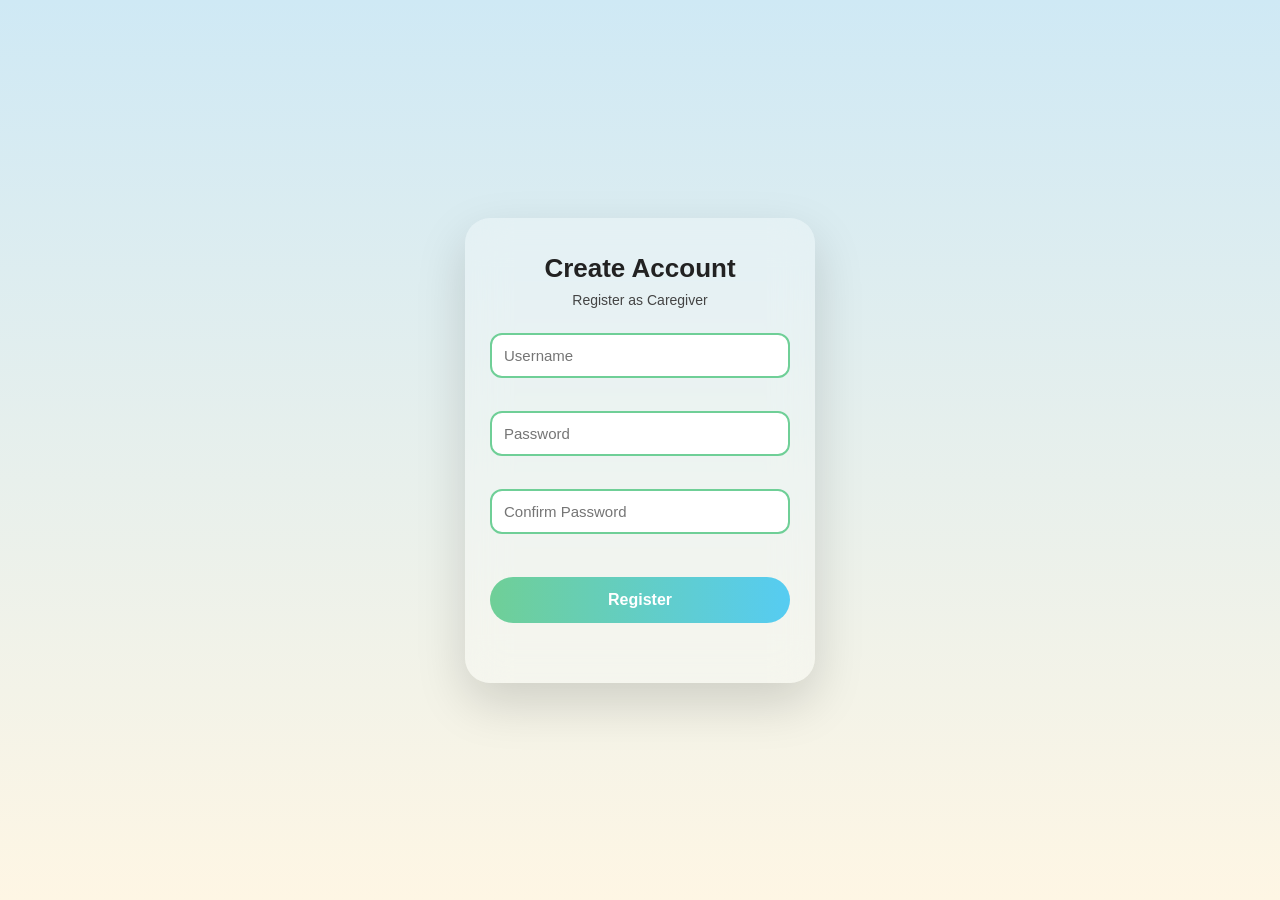
<file: verify-caregiver.html>
<!DOCTYPE html>
<html>
<head>
    <title>Verify Caregiver</title>
      <meta name="viewport" content="width=device-width, initial-scale=1.0">

    <link rel="stylesheet" href="style.css">
</head>

<body>

<style>
  body {
    margin: 0;
    font-family: Arial, sans-serif;
    background: linear-gradient(180deg, #cfe9f5, #fef6e4);
    color: #2E3A3A;
    display: flex;
    justify-content: center;
    align-items: center;
    height: 100vh;
  }

  .container {
    width: 100%;
    max-width: 380px;
    padding: 20px;
  }

  .login-card {
    background: #FFFFFF;
    padding: 24px;
    border-radius: 16px;
    box-shadow: 0 8px 20px rgba(0,0,0,0.1);
  }

  h1 {
    text-align: center;
    margin: 0;
    color: #2F6F73;
  }

  .subtitle {
    text-align: center;
    font-size: 14px;
    color: #5F8F94;
    margin-bottom: 20px;
  }

  label {
    display: block;
    margin-top: 14px;
    font-weight: bold;
    color: #2E3A3A;
  }

  input {
    width: 100%;
    padding: 12px;
    margin-top: 6px;
    border-radius: 10px;
    border: 1px solid #CCC;
    font-size: 15px;
  }

  input:focus {
    outline: none;
    border-color: #6FCF97;
  }

  .verify-btn {
    width: 100%;
    background: #6FCF97;
    color: #FFFFFF;
    padding: 12px;
    border-radius: 14px;
    border: none;
    font-size: 16px;
    margin-top: 18px;
    cursor: pointer;
  }

  .error-msg {
    color: red;
    font-size: 14px;
    margin-top: 10px;
    text-align: center;
  }
</style>

<div class="container">
  <div class="login-card">

    <h1>Caregiver Verification</h1>
    <p class="subtitle">Please confirm your password to continue</p>

    <form id="verifyForm">
      <label for="password">Password</label>
      <input type="password" id="verifyPassword" placeholder="Enter password" required>

      <button type="submit" class="verify-btn">Verify</button>

      <p id="errorMsg" class="error-msg"></p>
    </form>

  </div>
</div>

<script src="verify.js"></script>

</body>
</html>
</file>
<file: style.css>
* {
  box-sizing: border-box;
}

body {
  margin: 0;
  font-family: "Segoe UI", sans-serif;
  background: linear-gradient(180deg, #cfe9f5, #fef6e4);
}

/* MAIN APP */
.app {
  max-width: 430px;
  margin: auto;
  padding: 10px;
  height: 100vh;
  display: flex;
  flex-direction: column;
}

/* TOP BAR */
.top-bar {
  display: flex;
  justify-content: space-between;
  align-items: flex-start;
}

.top-bar h2 {
  margin: 0;
}

#reassure {
  font-size: 14px;
  color: #0a6d78;
}

.caregiver-icon {
  font-size: 20px;
  text-decoration: none;
  color: #555;
}

/* TIME CARD */
.time-card {
  background: white;
  border-radius: 14px;
  padding: 16px;
  margin: 16px 0;
  text-align: center;
  box-shadow: 0 4px 10px rgba(0,0,0,0.08);
}

/* LANGUAGE */
.language-box {
  margin-bottom: 12px;
}

.lang-switch {
  display: inline-flex;
  background: #ffffff;
  border-radius: 20px;
  padding: 4px;
  gap: 4px;
  box-shadow: 0 2px 6px rgba(0,0,0,0.1);
}

.lang-btn {
  border: none;
  background: transparent;
  padding: 6px 14px;
  font-size: 14px;
  border-radius: 16px;
  cursor: pointer;
  color: #444;
}

.lang-btn.active {
  background: #f97316;
  color: white;
}

/* TASK LIST */
.task-list {
  display: flex;
  flex-direction: column;
  gap: 12px;
}

/* TASK CARD (BASE) */
.task-card {
  border-radius: 18px;
  padding: 16px;
  display: flex;
  justify-content: space-between;
  align-items: center;
  box-shadow: 0 6px 14px rgba(0,0,0,0.08);
  font-size: 16px;
}

/* TASK COLOR VARIANTS */

/* Medicine – Blue */
.task-medicine {
  background: linear-gradient(135deg, #6fbecb, #8fd3dd);
  color: white;
}

/* Meal & Water – Sand */
.task-meal {
  background: linear-gradient(135deg, #e2d3a3, #d9c78c);
  color: white;
}

/* Rest – Lavender */
.task-water {
  background: linear-gradient(135deg, #c9c7e8, #bdb8e0);
  color: white;
}
.task-rest {
  background: linear-gradient(135deg, #f9afc9, #f9afc9);
  color: white;
}
/* LEFT PART */
.task-left {
  display: flex;
  align-items: center;
  gap: 10px;
}

.task-left .emoji {
  font-size: 20px;
  background: rgba(255,255,255,0.25);
  padding: 8px;
  border-radius: 12px;
}

/* TEXT INFO */
.task-info {
  display: flex;
  flex-direction: column;
}

.task-info small {
  color: rgba(255,255,255,0.85);
  font-size: 13px;
}

/* DONE BUTTON (WHITE PILL) */
.task-card button {
  background: white;
  color: #ff6a00;
  border: none;
  padding: 8px 18px;
  border-radius: 999px;
  font-size: 14px;
  font-weight: 600;
}

/* DONE STATE */
.task-card button.done {
  background: #2ecc71;
  color: white;
}

/* BOTTOM ACTIONS */
.bottom-actions {
  display: flex;
  gap: 12px;
  margin-top: auto;
}

.confused,
.people {
  flex: 1;
  border: none;
  border-radius: 14px;
  padding: 12px;
  font-size: 15px;
  color: white;
}

/* Confused – Soft Green */
.confused {
  background: #7cc7a2;
}

/* My People – Teal */
.people {
  background: #3fc1a3;
}
/* Header layout */
.header-bar{
display:flex;
justify-content:space-between;
align-items:center;
flex-wrap:wrap;
gap:10px;
margin-bottom:10px;
}

/* Right side buttons */
.top-actions{
display:flex;
gap:10px;
}

/* Caregiver button */
.caregiver-btn{
background:linear-gradient(135deg,#6ec6d9,#5aa9b8);
color:white;
border:none;
padding:8px 14px;
border-radius:20px;
font-weight:600;
cursor:pointer;
box-shadow:0 4px 10px rgba(0,0,0,0.15);
transition:0.2s;
font-size:14px;
}

.caregiver-btn:hover{
transform:translateY(-2px);
}

/* Logout button */
.logout-btn{
background:linear-gradient(135deg,#ff7a7a,#ff5252);
color:white;
border:none;
padding:8px 14px;
border-radius:20px;
font-weight:600;
cursor:pointer;
box-shadow:0 4px 10px rgba(0,0,0,0.15);
transition:0.2s;
font-size:14px;
}

.logout-btn:hover{
transform:translateY(-2px);
}

/* Mobile fix */
@media (max-width:600px){

.top-actions{
width:100%;
justify-content:center;
margin-top:5px;
}

}
</file>
